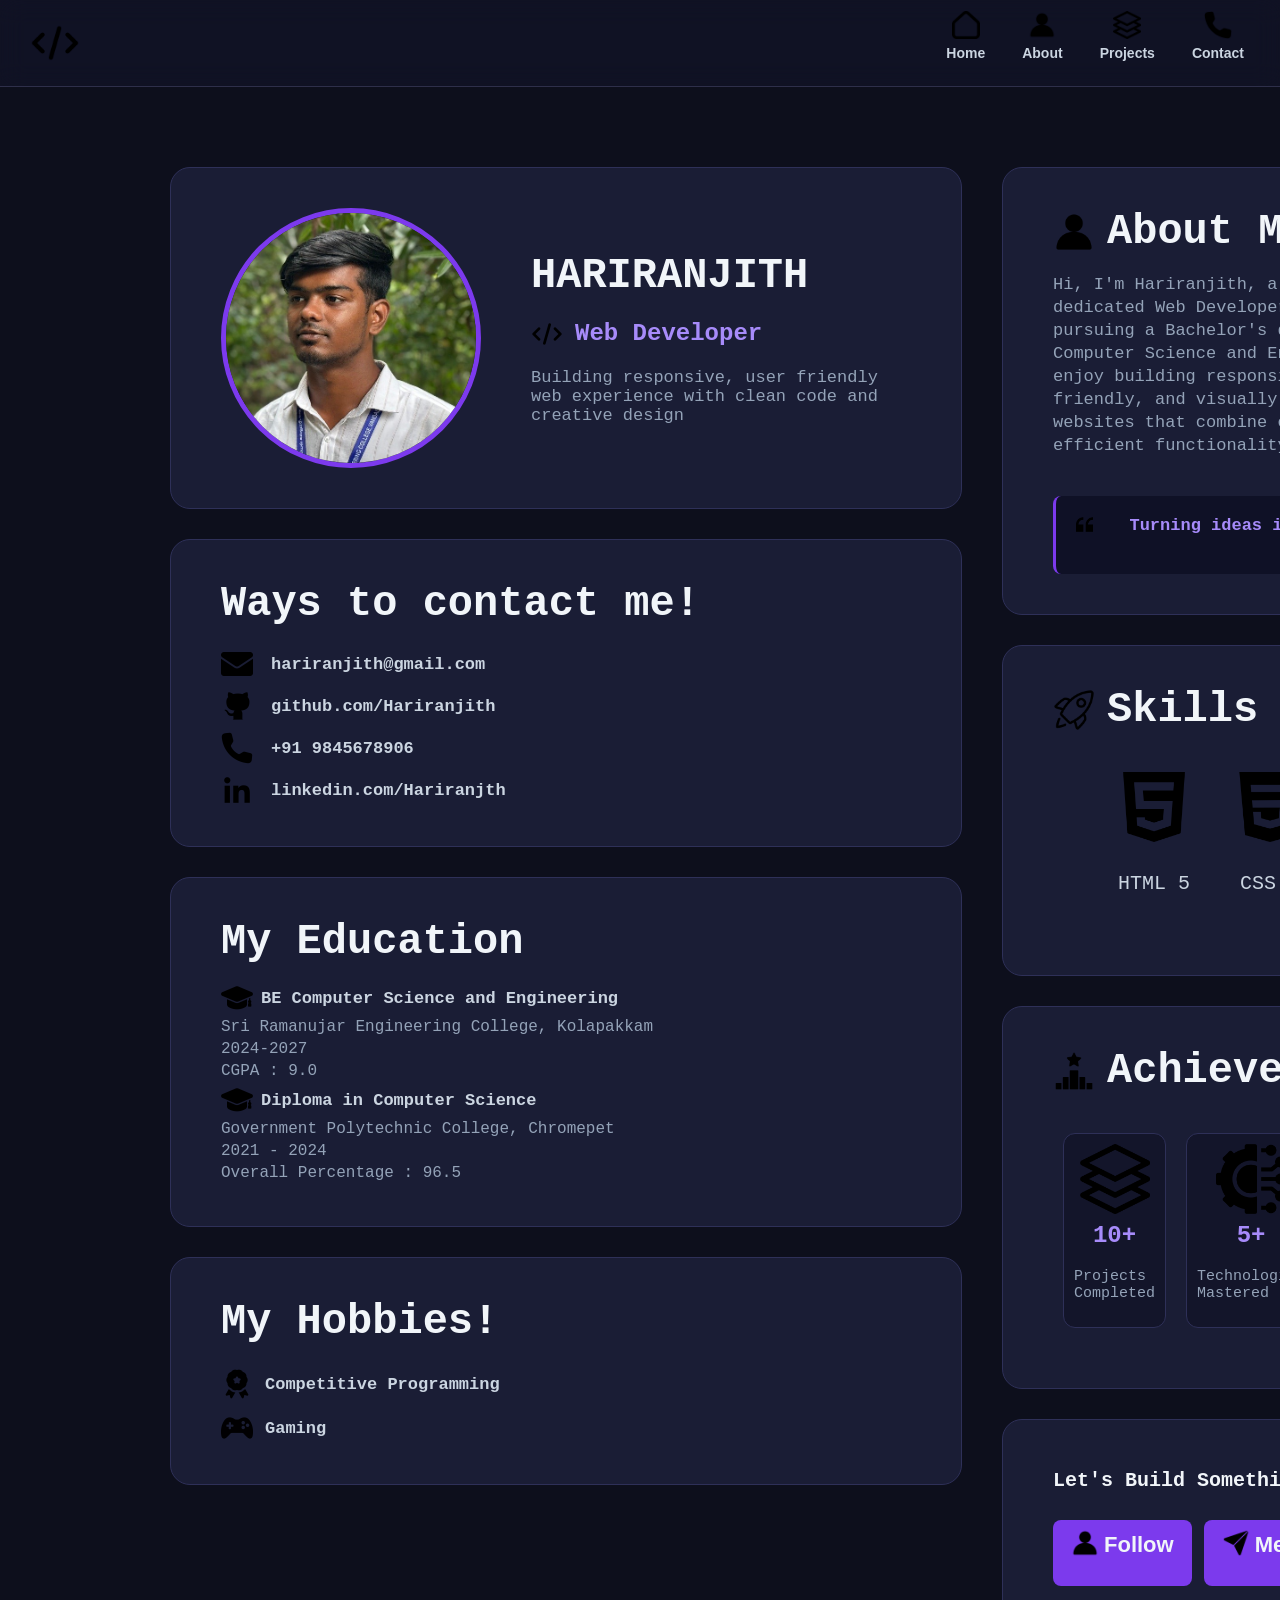
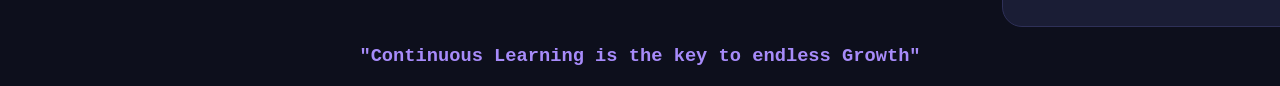
<file: index.html>
<!DOCTYPE html>
<html>
    <head>
        <meta charset="utf-8">
        <meta http-equiv="X-UA-Compatible" content="IE=edge">
        <meta name="viewport" content="width=device-width, initial-scale=1">
        <link rel="stylesheet" href="styles.css">
    </head>
    <body>
        <nav>

            <img class="logo" src="assets/Code-logo.png" alt="Code Icon">
            
            <div class="nav-links">
                <button class="nav-button">
                    <img class = "nav-icon"src="assets/home.png" alt="Home"><p class="nav-text">Home</p>
                </button>
                <button class="nav-button">
                    <img class = "nav-icon"src="assets/about.png" alt="About"><p class = "nav-text">About</p>
                </button>
                <button class="nav-button">
                    <img class = "nav-icon"src="assets/projects.png" alt="Projects"><p class = "nav-text">Projects</p>
                </button>
                <button class="nav-button">
                    <img class = "nav-icon"src="assets/contact.png" alt="Contact"><p class = "nav-text">Contact</p>
                </button>
            </div>

        </nav>

        <div class = "main-window">

            <div class = "personal-info">

                <div class = "bio">
                    <img class = "bio-portrait" src="assets/subject.jpg" alt="Portrait of the developer">
                    <div class = "bio-info">
                        <h1 class = "bio-info-heading">HARIRANJITH</h1>
                        <div class = "bio-role">
                                <img class = "bio-info-logo" src="assets/Code-logo.png">
                                <h2 class = "bio-info-subheading">Web Developer</h2>
                        </div>
                        <p class = "bio-info-text">Building responsive, user friendly web experience with clean code and creative design</p>
                    </div>
                </div>

                <div class = "contact-info">

                    <h1 class = "contact-heading">Ways to contact me!</h1>

                    <div class = "contact-item">
                                <img class = "contact-info-logo" src="assets/email.png">
                                <h2 class = "contact-info-data"> hariranjith@gmail.com</h2>
                    </div>
                    
                    <div class = "contact-item">
                                <img class = "contact-info-logo" src="assets/github.png">
                                <h2 class = "contact-info-data"> github.com/Hariranjith</h2>
                    </div>

                    <div class = "contact-item">
                                <img class = "contact-info-logo" src="assets/contact.png">
                                <h2 class = "contact-info-data"> +91 9845678906</h2>
                    </div>

                    <div class = "contact-item">
                                <img class = "contact-info-logo" src="assets/linkedin.png">
                                <h2 class = "contact-info-data"> linkedin.com/Hariranjth</h2>
                    </div>

                </div>

                <div class = "education-info">

                    <h1 class = "education-heading">My Education</h1>

                    <div>
                        <div class = "education-item">
                                <img class = "education-info-logo" src="assets/graduate.png">
                                <h2 class = "education-info-data"> BE Computer Science and Engineering</h2>
                        </div>
                        <p>Sri Ramanujar Engineering College, Kolapakkam</p>
                        <p>2024-2027</p>
                        <p>CGPA : 9.0</p>
                    </div>
                    
                    <div>
                        <div class = "education-item">
                            <img class = "education-info-logo" src="assets/graduate.png">
                            <h2 class = "education-info-data"> Diploma in Computer Science</h2>
                        </div>
                        <p>Government Polytechnic College, Chromepet</p>
                        <p>2021 - 2024</p>
                        <p>Overall Percentage : 96.5</p>
                    </div>

                </div>

                <div class = "hobbies">

                    <h1 class = "hobby-heading">My Hobbies!</h1>

                    <div class = "hobby-item">
                                <img class = "hobby-logo" src="assets/Compete.png">
                                <h2 class = "hobby-data"> Competitive Programming</h2>
                    </div>

                    <div class = "hobby-item">
                                <img class = "hobby-logo" src="assets/game.png">
                                <h2 class = "hobby-data"> Gaming</h2>
                    </div>                 

                </div>

            </div>

            <div class = "other-info">

                <div class = "about-me">
                    
                    <div class = "about-heading-container">
                                <img class = "about-img" src="assets/about.png">
                                <h2 class = "about-text">About Me</h2>
                    </div>  
                    
                    <p class = "about-info-text">
                        Hi, I'm Hariranjith, a passionate and dedicated Web Developer currently pursuing a Bachelor's degree in Computer Science and Engineering.
                         I enjoy building responsive, user-friendly, and visually appealing websites that combine clean design with efficient functionality.
                    </p>

                    <div class = "about-quote">
                        <img class = "about-quote-logo" src="assets/quote.png" alt="quote">
                        <h3 class = "about-quote-text">Turning ideas into interactive experiences, one line of code at a time.</h3>
                    </div>    
                    
                </div>

                <div class = "skill-info">
                    
                    <div class = "skill-heading-container">
                        <img class = "skill-heading-img" src="assets/skill.png">
                        <h2 class = "skill-heading-text">Skills</h2>
                    </div>

                    <div class = "skill-container">
                        
                        <div class="skill-each">
                            <img class = "skill-logo" src="assets/html.png" alt="html">
                            <p class = "skill-text">HTML 5</p>
                        </div>
                        
                        <div class = "skill-each">
                            <img class = "skill-logo" src="assets/css.png" alt="css">
                            <p class = "skill-text">CSS 3</p>
                        </div>

                        <div class = "skill-each">
                            <img class = "skill-logo" src="assets/js.png" alt="javascript">
                            <p class = "skill-text">Javascript</p>
                        </div>

                        <div class = "skill-each">
                            <img class = "skill-logo" src="assets/react.png" alt="React.js">
                            <p class = "skill-text">React.js</p>
                        </div>

                        <div class = "skill-each">
                            <img class = "skill-logo" src="assets/sql.png" alt="SQL">
                            <p class = "skill-text">SQL</p>
                        </div>

                    </div>

                </div>

                <div class = "achievement-info">
                    
                    <div class = "ach-heading-container">
                        <img class = "ach-heading-img" src="assets/achievement.png">
                        <h2 class = "ach-heading-text">Achievements</h2>
                    </div>

                    <div class = "ach-container">
                        
                        <div class="ach-each">
                            <img class = "ach-logo" src="assets/projects.png" alt="html">
                            <h2>10+</h2>
                            <p class = "ach-text">Projects Completed</p>
                        </div>
                        
                        <div class="ach-each">
                            <img class = "ach-logo" src="assets/technology.png" alt="html">
                            <h2>5+</h2>
                            <p class = "ach-text">Technologies Mastered</p>
                        </div>

                         <div class="ach-each">
                            <img class = "ach-logo" src="assets/certificate.png" alt="html">
                            <h2>3</h2>
                            <p class = "ach-text">Certifications Completed</p>
                        </div>

                        <div class="ach-each">
                            <img class = "ach-logo" src="assets/competition.png" alt="html">
                            <h2>100</h2>
                            <p class = "ach-text">Competitions Won</p>
                        </div>

                        <div class="ach-each">
                            <img class = "ach-logo" src="assets/problem.png" alt="html">
                            <h2>395+</h2>
                            <p class = "ach-text">Problems Solved</p>
                        </div>

                    </div>

                </div>

                <div class = "interaction">
                        <div class = "int-heading-container">
                            <h2 class = "int-text">Let's Build Something Amazing Together!</h2>
                            <img class = "int-img" src="assets/star.png">
                        </div>  

                        <div class = "int-button-container"> 
                            <button class = "int-button"><img class = "int-button-logo" src="assets/about.png" alt="follow"> <p class = "int-button-text">Follow</p> </button>
                            <button class = "int-button"><img class = "int-button-logo" src="assets/dm.png" alt="message"> <p class = "int-button-text">Message</p></button>
                        </div> 
                </div>

            </div>    

        </div>
        <h3>"Continuous Learning is the key to endless Growth"</h3>
    </body>
</html>
</file>
<file: styles.css>
html,
body {
    margin: 0;
    padding: 0;
    font-family: "Cascadia Code", Consolas, "Courier New", monospace;
    background-color: #0d0f1c;
}

h3 {
    text-align: center;
    color: #a78bfa;
}

/* ── NAV ─────────────────────────────────────────── */

nav {
    width: 100%;
    display: flex;
    justify-content: space-between;
    align-items: center;
    background-color: rgba(19, 21, 42, 0.6);
    backdrop-filter: blur(12px);
    padding: 10px 30px;
    box-sizing: border-box;
    position: sticky;
    top: 0;
    z-index: 100;
    border-bottom: 1px solid #2e2f4a;
}

.logo {
    width: 50px;
    height: 50px;
}

.nav-links {
    display: flex;
    align-items: center;
    gap: 25px;
}

.nav-button {
    border: none;
    background: transparent;
    cursor: pointer;
    display: flex;
    flex-direction: column;
    align-items: center;
    transition: 0.3s;
    color: #cbd5e1;
}

.nav-button:hover {
    transform: translateY(-2px);
    color: #a78bfa;
}

.nav-icon {
    width: 28px;
    height: 28px;
}

.nav-text {
    margin-top: 6px;
    font-size: 14px;
    font-weight: 600;
    color: #cbd5e1;
}

/* ── MAIN LAYOUT ─────────────────────────────────── */

.main-window {
    display: flex;
    justify-content: space-between;
    align-items: flex-start;
    gap: 40px;
    padding: 0 90px;
}

.personal-info {
    display: flex;
    flex-direction: column;
    margin-left: 80px;
    width: 800px;
    margin-top: 80px;
    gap: 30px;
}

.other-info {
    display: flex;
    flex-direction: column;
    width: 800px;
    margin-top: 80px;
    gap: 30px;
}

/* ── BIO ─────────────────────────────────────────── */

.bio {
    display: flex;
    align-items: center;
    gap: 50px;
    padding: 40px 50px;
    background-color: #1a1d35;
    border-radius: 20px;
    width: fit-content;
    border: 1px solid #2e3058;
}

.bio-portrait {
    width: 250px;
    height: 250px;
    border-radius: 50%;
    object-fit: cover;
    border: 5px solid #7c3aed;
}

.bio-info {
    display: flex;
    flex-direction: column;
    justify-content: center;
    align-items: flex-start;
}

.bio-info-heading {
    margin: 0;
    font-size: 42px;
    font-weight: bold;
    color: #f1f5f9;
}

.bio-role {
    display: flex;
    align-items: center;
    gap: 12px;
    margin: 18px 0;
}

.bio-info-logo {
    width: 32px;
    height: 32px;
}

.bio-info-subheading {
    margin: 0;
    font-size: 24px;
    color: #a78bfa;
}

.bio-info-text {
    width: 380px;
    margin: 0;
    font-size: 17px;
    color: #94a3b8;
}

/* ── CONTACT ─────────────────────────────────────── */

.contact-info {
    display: flex;
    flex-direction: column;
    justify-content: center;
    align-items: flex-start;
    background-color: #1a1d35;
    border-radius: 20px;
    padding: 40px 50px;
    gap: 10px;
    border: 1px solid #2e3058;
}

.contact-heading {
    font-size: 42px;
    color: #f1f5f9;
    margin: 0 0 10px 0;
}

.contact-item {
    display: flex;
    flex-direction: row;
    align-items: center;
    gap: 18px;
}

.contact-info-logo {
    width: 32px;
    height: 32px;
}

.contact-info-data {
    width: 380px;
    margin: 0;
    font-size: 17px;
    color: #cbd5e1;
}

/* ── EDUCATION ───────────────────────────────────── */

.education-info {
    display: flex;
    flex-direction: column;
    justify-content: center;
    align-items: flex-start;
    background-color: #1a1d35;
    border-radius: 20px;
    padding: 40px 50px;
    border: 1px solid #2e3058;
}

.education-heading {
    font-size: 42px;
    color: #f1f5f9;
    margin: 0 0 16px 0;
}

.education-item {
    display: flex;
    flex-direction: row;
    align-items: center;
    gap: 8px;
}

.education-info-logo {
    width: 32px;
    height: 32px;
}

.education-info-data {
    width: 380px;
    margin: 0;
    font-size: 17px;
    color: #cbd5e1;
}

.education-info p {
    color: #94a3b8;
    margin: 4px 0;
}

/* ── HOBBIES ─────────────────────────────────────── */

.hobbies {
    display: flex;
    flex-direction: column;
    justify-content: center;
    align-items: flex-start;
    background-color: #1a1d35;
    border-radius: 20px;
    padding: 40px 50px;
    gap: 12px;
    border: 1px solid #2e3058;
}

.hobby-heading {
    font-size: 42px;
    color: #f1f5f9;
    margin: 0 0 10px 0;
}

.hobby-item {
    display: flex;
    flex-direction: row;
    align-items: center;
    gap: 12px;
}

.hobby-logo {
    width: 32px;
    height: 32px;
}

.hobby-data {
    width: 380px;
    margin: 0;
    font-size: 17px;
    color: #cbd5e1;
}

/* ── ABOUT ME ────────────────────────────────────── */

.about-me {
    display: flex;
    flex-direction: column;
    justify-content: center;
    align-items: flex-start;
    background-color: #1a1d35;
    border-radius: 20px;
    padding: 40px 50px;
    gap: 18px;
    border: 1px solid #2e3058;
}

.about-heading-container {
    display: flex;
    flex-direction: row;
    align-items: center;
    gap: 12px;
}

.about-img {
    width: 42px;
    height: 42px;
}

.about-text {
    width: 380px;
    margin: 0;
    font-size: 42px;
    color: #f1f5f9;
}

.about-info-text {
    width: 400px;
    margin: 0;
    font-size: 17px;
    color: #94a3b8;
    line-height: 135%;
}

.about-quote {
    display: flex;
    flex-direction: row;
    margin-top: 20px;
    gap: 18px;
    padding: 20px;
    background-color: #0f1126;
    border-left: 3px solid #7c3aed;
    border-radius: 8px;
}

.about-quote-logo {
    width: 17px;
    height: 17px;
}

.about-quote-text {
    width: 700px;
    margin: 0;
    font-size: 17px;
    color: #a78bfa;
}

/* ── SKILLS ──────────────────────────────────────── */

.skill-info {
    display: flex;
    flex-direction: column;
    justify-content: center;
    align-items: flex-start;
    background-color: #1a1d35;
    border-radius: 20px;
    padding: 40px 50px;
    gap: 18px;
    border: 1px solid #2e3058;
}

.skill-heading-container {
    display: flex;
    flex-direction: row;
    align-items: center;
    gap: 12px;
}

.skill-heading-img {
    width: 42px;
    height: 42px;
}

.skill-heading-text {
    width: 380px;
    margin: 0;
    font-size: 42px;
    color: #f1f5f9;
}

.skill-container {
    display: flex;
    flex-direction: row;
    justify-content: space-between;
    gap: 45px;
    margin-left: 45px;
    padding: 20px;
}

.skill-each {
    display: flex;
    flex-direction: column;
    align-items: center;
    justify-content: space-between;
    gap: 10px;
}

.skill-logo {
    width: 70px;
    height: 70px;
}

.skill-text {
    font-size: 20px;
    color: #cbd5e1;
}

/* ── ACHIEVEMENTS ────────────────────────────────── */

.achievement-info {
    display: flex;
    flex-direction: column;
    justify-content: center;
    align-items: flex-start;
    background-color: #1a1d35;
    border-radius: 20px;
    padding: 40px 50px;
    gap: 18px;
    border: 1px solid #2e3058;
}

.ach-heading-container {
    display: flex;
    flex-direction: row;
    align-items: center;
    gap: 12px;
}

.ach-heading-img {
    width: 42px;
    height: 42px;
}

.ach-heading-text {
    width: 380px;
    margin: 0;
    font-size: 42px;
    color: #f1f5f9;
}

.ach-container {
    display: flex;
    flex-direction: row;
    align-items: center;
    gap: 30px;
    padding: 20px;
}

.ach-each {
    display: flex;
    flex-direction: column;
    justify-content: space-between;
    align-items: center;
    padding: 10px;
    margin-left: -10px;
    background-color: #13152a;
    border-radius: 12px;
    border: 1px solid #2e3058;
}

.ach-each h2 {
    color: #a78bfa;
    margin: 8px 0 4px 0;
}

.ach-logo {
    width: 70px;
    height: 70px;
}

.ach-text {
    font-size: 15px;
    color: #94a3b8;
}

/* ── INTERACTION ─────────────────────────────────── */

.interaction {
    display: flex;
    flex-direction: column;
    justify-content: center;
    align-items: flex-start;
    background-color: #1a1d35;
    border-radius: 20px;
    padding: 40px 50px;
    gap: 18px;
    border: 1px solid #2e3058;
}

.int-heading-container {
    display: flex;
    flex-direction: row;
    align-items: center;
}

.int-img {
    width: 42px;
    height: 42px;
    margin-left: -230px;
}

.int-text {
    width: 700px;
    margin: 0;
    font-size: 20px;
    color: #f1f5f9;
}

.int-button-container {
    display: flex;
    gap: 12px;
}

.int-button {
    border: none;
    background-color: #7c3aed;
    cursor: pointer;
    display: flex;
    align-items: center;
    gap: 5px;
    border-radius: 8px;
    padding: 6px 18px;
}

.int-button:hover {
    transform: translateY(-2px);
    background-color: #6d28d9;
}

.int-button-logo {
    width: 28px;
    height: 28px;
    margin-bottom: 20px;
}

.int-button-text {
    margin-top: 6px;
    font-size: 22px;
    font-weight: 600;
    color: #f1f5f9;
}

/* ══════════════════════════════════════════════════
   RESPONSIVE — TABLET  (max-width: 1200px)
   Two columns collapse: personal-info stacks on top
   of other-info, both go full width
══════════════════════════════════════════════════ */

@media (max-width: 1200px) {

    .main-window {
        flex-direction: column;
        padding: 0 40px;
        gap: 30px;
    }

    .personal-info {
        margin-left: 0;
        width: 100%;
        margin-top: 40px;
    }

    .other-info {
        width: 100%;
        margin-top: 0;
    }

    .bio {
        width: 100%;
        box-sizing: border-box;
    }

    .bio-info-text {
        width: 100%;
    }

    .contact-info-data,
    .education-info-data,
    .hobby-data {
        width: auto;
    }

    .about-text,
    .skill-heading-text,
    .ach-heading-text {
        width: auto;
    }

    .about-info-text {
        width: 100%;
    }

    .about-quote-text {
        width: 100%;
    }

    .int-text {
        width: auto;
    }

    .int-img {
        margin-left: 12px;
    }

    .ach-container {
        flex-wrap: wrap;
        justify-content: center;
    }

    .skill-container {
        margin-left: 0;
        flex-wrap: wrap;
        justify-content: center;
    }
}

/* ══════════════════════════════════════════════════
   RESPONSIVE — MOBILE  (max-width: 640px)
   Everything goes single-column, sizes scale down
══════════════════════════════════════════════════ */

@media (max-width: 640px) {

    /* Nav */
    nav {
        padding: 8px 16px;
    }

    .logo {
        width: 36px;
        height: 36px;
    }

    .nav-links {
        gap: 12px;
    }

    .nav-icon {
        width: 22px;
        height: 22px;
    }

    .nav-text {
        font-size: 11px;
    }

    /* Main layout */
    .main-window {
        padding: 0 16px;
        gap: 20px;
    }

    .personal-info {
        margin-top: 24px;
        gap: 20px;
    }

    .other-info {
        gap: 20px;
    }

    /* Bio */
    .bio {
        flex-direction: column;
        align-items: center;
        gap: 24px;
        padding: 28px 20px;
        text-align: center;
    }

    .bio-portrait {
        width: 160px;
        height: 160px;
    }

    .bio-info {
        align-items: center;
    }

    .bio-info-heading {
        font-size: 28px;
    }

    .bio-info-subheading {
        font-size: 18px;
    }

    .bio-info-text {
        width: 100%;
        font-size: 14px;
        text-align: center;
    }

    /* Section cards */
    .contact-info,
    .education-info,
    .hobbies,
    .about-me,
    .skill-info,
    .achievement-info,
    .interaction {
        padding: 24px 20px;
        border-radius: 14px;
    }

    /* Section headings */
    .contact-heading,
    .education-heading,
    .hobby-heading {
        font-size: 26px;
    }

    .about-text,
    .skill-heading-text,
    .ach-heading-text {
        font-size: 26px;
        width: auto;
    }

    .contact-info-data,
    .education-info-data,
    .hobby-data {
        font-size: 14px;
        width: auto;
    }

    /* About */
    .about-info-text {
        font-size: 14px;
        width: 100%;
    }

    .about-quote {
        flex-direction: column;
        gap: 10px;
        padding: 14px;
    }

    .about-quote-text {
        font-size: 14px;
        width: 100%;
    }

    /* Skills */
    .skill-container {
        margin-left: 0;
        padding: 10px 0;
        gap: 20px;
        flex-wrap: wrap;
        justify-content: center;
    }

    .skill-logo {
        width: 50px;
        height: 50px;
    }

    .skill-text {
        font-size: 14px;
    }

    /* Achievements */
    .ach-container {
        flex-wrap: wrap;
        gap: 12px;
        padding: 10px 0;
        justify-content: center;
    }

    .ach-each {
        margin-left: 0;
        min-width: 80px;
    }

    .ach-logo {
        width: 48px;
        height: 48px;
    }

    .ach-text {
        font-size: 12px;
        text-align: center;
    }

    /* Interaction */
    .int-heading-container {
        flex-direction: column;
        align-items: flex-start;
        gap: 8px;
    }

    .int-img {
        margin-left: 0;
        width: 32px;
        height: 32px;
    }

    .int-text {
        font-size: 16px;
        width: 100%;
    }

    .int-button-text {
        font-size: 16px;
    }

    /* Footer quote */
    h3 {
        font-size: 13px;
        padding: 0 16px 20px;
    }
}
</file>
